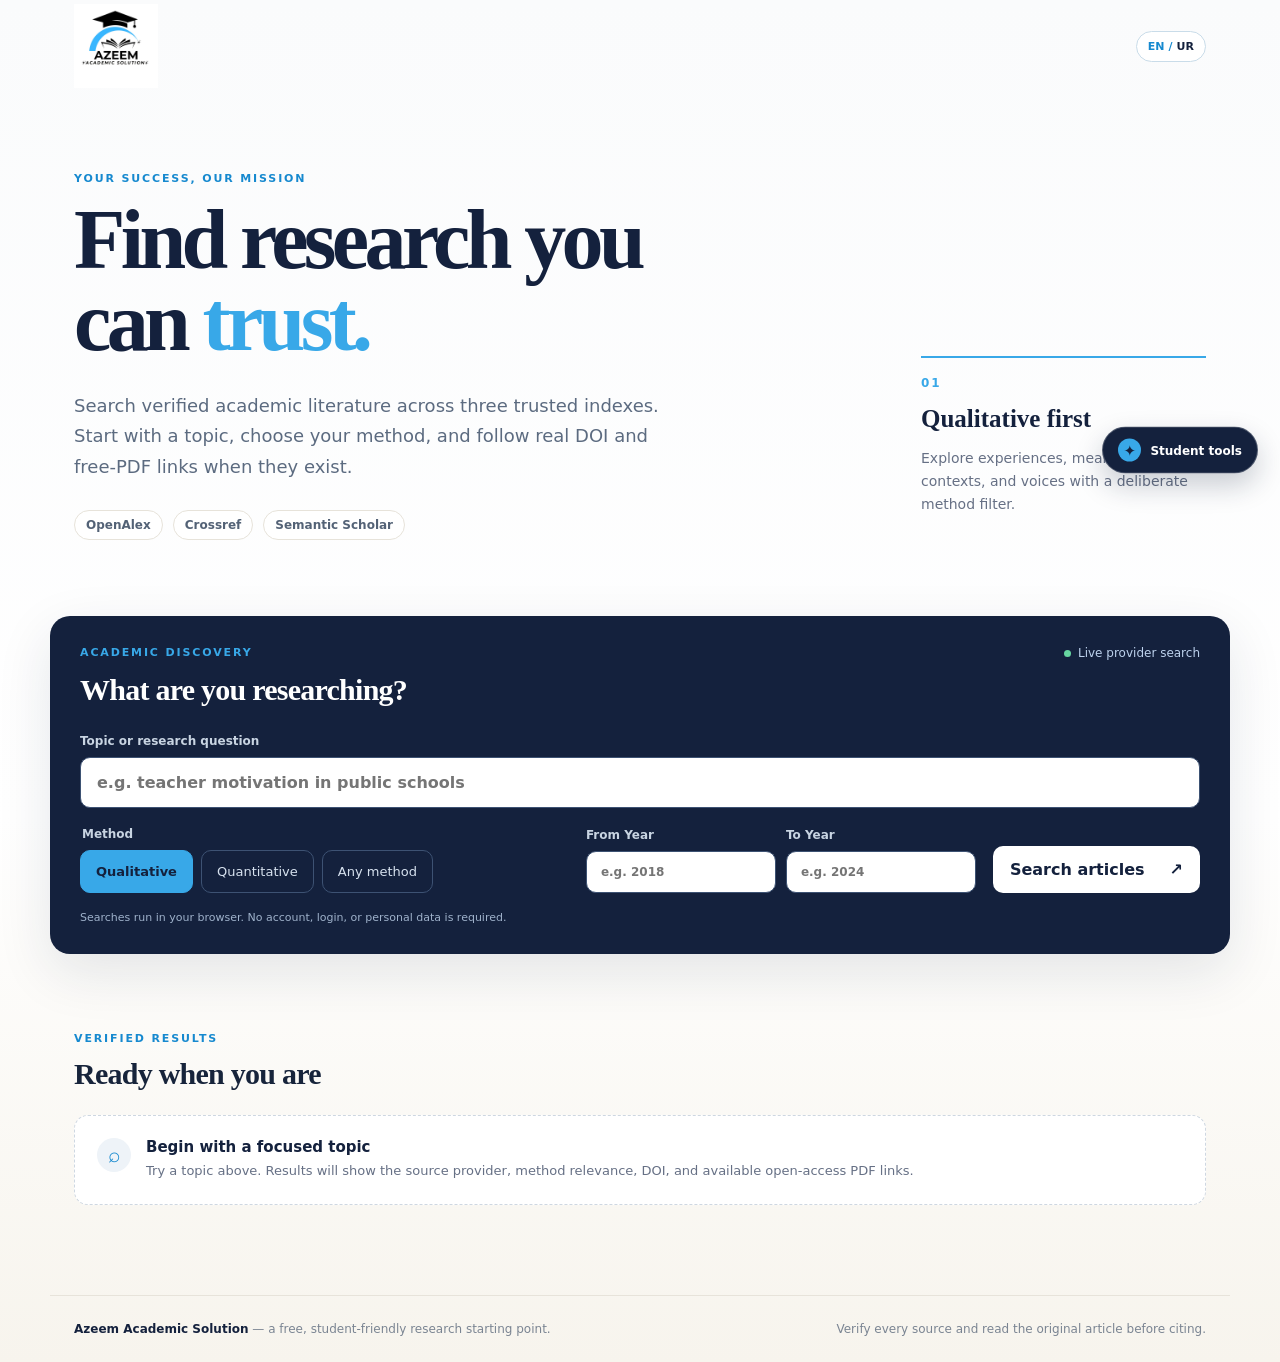
<file: index.html>
<!doctype html>
<html lang="en">
  <head>
    <meta name="google-site-verification" content="XqufRr87rA1XYACtvzDFihXVRk45pgaqSo12678m6W8" />
    <meta charset="UTF-8" />
    <meta name="viewport" content="width=device-width, initial-scale=1" />
    <meta name="theme-color" content="#14213d" />
    <meta name="description" content="Azeem Academic Solution helps students find verified qualitative and quantitative research articles from OpenAlex, Crossref, and Semantic Scholar." />
    <meta name="robots" content="index, follow" />
    <link rel="canonical" href="https://azeem-academic-solution.aezeyr7.workers.dev/" />
    <link rel="manifest" href="/manifest.webmanifest" />
    <link rel="apple-touch-icon" href="/assets/azeem-academic-solution-logo.jpeg" />
    <link rel="icon" type="image/jpeg" href="/assets/azeem-academic-solution-logo.jpeg" />
    <link rel="preconnect" href="https://api.openalex.org" />
    <link rel="preconnect" href="https://api.crossref.org" />
    <link rel="preconnect" href="https://api.semanticscholar.org" />
    <link rel="stylesheet" href="/styles.css" />
    <title>Azeem Academic Solution | Verified Research Article Finder</title>
    <script type="application/ld+json">
      {
        "@context": "https://schema.org",
        "@type": "WebApplication",
        "name": "Azeem Academic Solution",
        "url": "https://azeem-academic-solution.aezeyr7.workers.dev/",
        "applicationCategory": "EducationalApplication",
        "operatingSystem": "Any",
        "description": "A free research article finder for verified qualitative and quantitative academic sources."
      }
    </script>
  </head>
  <body>
    <header class="site-header">
      <a class="brand" href="/" aria-label="Azeem Academic Solution home">
        <img class="brand-logo" src="/assets/azeem-academic-solution-logo.jpeg" alt="Azeem Academic Solution" />
      </a>
      <div class="header-actions"><button class="language-toggle" id="languageToggle" type="button" aria-label="Switch language"><span>EN</span><span aria-hidden="true">/</span><strong>UR</strong></button><button class="install-button" id="installButton" type="button" hidden data-i18n="installApp">Install app</button></div>
    </header>

    <aside class="student-tools" aria-label="Student tools">
      <button class="tools-toggle" id="toolsToggle" type="button" aria-expanded="false" aria-controls="toolsPanel"><span class="tools-toggle-icon">✦</span><span data-i18n="studentTools">Student tools</span></button>
      <div class="tools-panel" id="toolsPanel" hidden>
        <p class="tools-panel-label" data-i18n="quickStudyDesk">Quick study desk</p>
        <button class="tool-button" type="button" data-tool="calculator"><span class="tool-icon">∑</span><span><strong data-i18n="scientificCalculator">Scientific Calculator</strong><small data-i18n="basicScientificMath">Basic and scientific math</small></span></button>
        <button class="tool-button" type="button" data-tool="gpa"><span class="tool-icon">◎</span><span><strong data-i18n="gpaCalculator">GPA Calculator</strong><small data-i18n="weightedGradeAverage">Weighted grade average</small></span></button>
        <button class="tool-button" type="button" data-tool="timer"><span class="tool-icon">◷</span><span><strong data-i18n="studyTimer">Study Timer</strong><small data-i18n="focusPauseResume">Focus, pause, resume</small></span></button>
        <button class="tool-button" type="button" data-tool="notes"><span class="tool-icon">✎</span><span><strong data-i18n="notes">Notes</strong><small data-i18n="savedOnDevice">Saved on this device</small></span></button>
      </div>
    </aside>

    <main>
      <section class="hero" aria-labelledby="page-title">
        <div class="hero-copy">
          <p class="eyebrow" data-i18n="tagline">YOUR SUCCESS, OUR MISSION</p>
          <h1 id="page-title"><span data-i18n="findResearch">Find research you can</span> <em data-i18n="trust">trust.</em></h1>
          <p class="lede" data-i18n="heroDescription">Search verified academic literature across three trusted indexes. Start with a topic, choose your method, and follow real DOI and free-PDF links when they exist.</p>
          <div class="trust-row" aria-label="Data sources">
            <span>OpenAlex</span><span>Crossref</span><span>Semantic Scholar</span>
          </div>
        </div>
        <div class="hero-note"><span class="note-number">01</span><strong data-i18n="qualitativeFirst">Qualitative first</strong><p data-i18n="qualitativeDescription">Explore experiences, meanings, contexts, and voices with a deliberate method filter.</p></div>
      </section>

      <section class="search-panel" aria-labelledby="search-title">
        <div class="panel-heading"><div><p class="eyebrow" data-i18n="academicDiscovery">ACADEMIC DISCOVERY</p><h2 id="search-title" data-i18n="whatResearching">What are you researching?</h2></div><span class="live-dot" data-i18n="liveProviderSearch">Live provider search</span></div>
        <form id="searchForm" class="search-form">
          <label class="topic-field"><span data-i18n="topicQuestion">Topic or research question</span><input id="topic" name="topic" type="search" required minlength="3" placeholder="e.g. teacher motivation in public schools" autocomplete="off" /></label>
          <div class="form-row">
            <fieldset><legend data-i18n="method">Method</legend><div class="method-options"><label><input type="radio" name="method" value="qualitative" checked /><span data-i18n="qualitative">Qualitative</span></label><label><input type="radio" name="method" value="quantitative" /><span data-i18n="quantitative">Quantitative</span></label><label><input type="radio" name="method" value="any" /><span data-i18n="anyMethod">Any method</span></label></div></fieldset>
            <div class="year-range" aria-label="Publication year range">
              <label class="year-field"><span data-i18n="fromYear">From Year</span><input id="fromYear" name="fromYear" type="number" min="1900" max="2100" placeholder="e.g. 2018" /></label>
              <label class="year-field"><span data-i18n="toYear">To Year</span><input id="toYear" name="toYear" type="number" min="1900" max="2100" placeholder="e.g. 2024" /></label>
            </div>
            <button class="search-button" type="submit"><span data-i18n="searchArticles">Search articles</span><span aria-hidden="true">↗</span></button>
          </div>
        </form>
        <p class="privacy-note" data-i18n="privacyNote">Searches run in your browser. No account, login, or personal data is required.</p>
      </section>

      <section class="results-section" aria-live="polite" aria-busy="false">
        <div class="results-heading"><div><p class="eyebrow" data-i18n="verifiedResults">VERIFIED RESULTS</p><h2 id="resultsTitle" data-i18n="readyWhenYouAre">Ready when you are</h2></div><span id="resultCount" class="result-count"></span></div>
        <div id="status" class="status-card"><span class="status-icon">⌕</span><div><strong data-i18n="beginFocusedTopic">Begin with a focused topic</strong><p data-i18n="resultsHelp">Try a topic above. Results will show the source provider, method relevance, DOI, and available open-access PDF links.</p></div></div>
        <div id="results" class="results-grid"></div>
      </section>
    </main>

    <div class="tool-modal" id="toolModal" role="dialog" aria-modal="true" aria-labelledby="toolModalTitle" hidden>
      <div class="tool-modal-backdrop" data-close-tool></div>
      <section class="tool-modal-card">
        <div class="tool-modal-header"><div><p class="eyebrow" id="toolModalEyebrow">STUDENT TOOL</p><h2 id="toolModalTitle">Student tool</h2></div><button class="modal-close" type="button" data-close-tool aria-label="Close student tool">×</button></div>
        <div class="tool-modal-content" id="toolContent"></div>
      </section>
    </div>

    <footer class="site-footer"><p><strong>Azeem Academic Solution</strong> — a free, student-friendly research starting point.</p><p>Verify every source and read the original article before citing.</p></footer>
    <script src="/app.js" defer></script>
  </body>
</html>
</file>
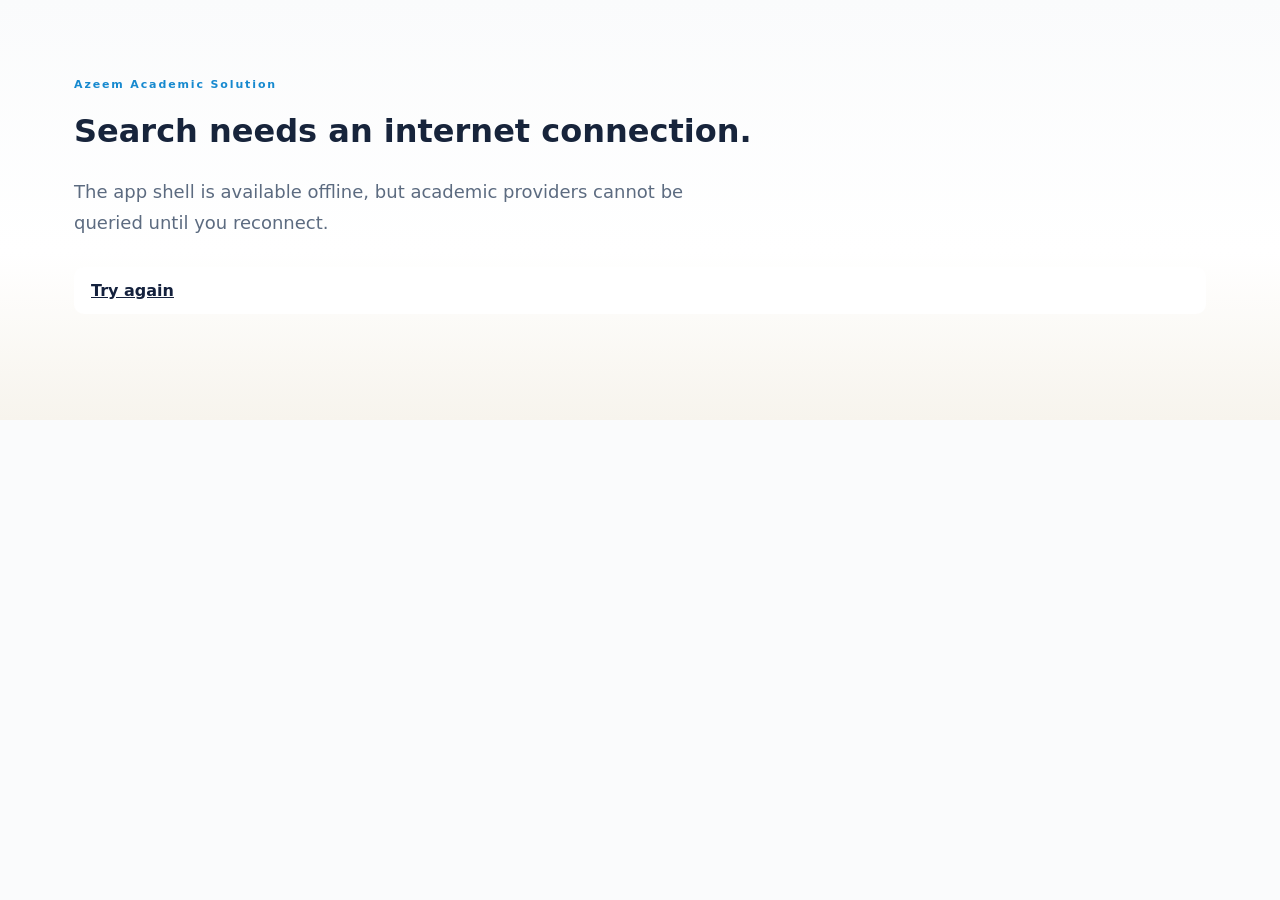
<file: offline.html>
<!doctype html><html lang="en"><head><meta charset="utf-8"><meta name="viewport" content="width=device-width,initial-scale=1"><meta name="theme-color" content="#14213d"><title>Offline | Azeem Academic Solution</title><link rel="stylesheet" href="/styles.css"></head><body><main class="results-section"><p class="eyebrow">Azeem Academic Solution</p><h1>Search needs an internet connection.</h1><p class="lede">The app shell is available offline, but academic providers cannot be queried until you reconnect.</p><p><a class="search-button" href="/">Try again</a></p></main></body></html>
</file>
<file: styles.css>
:root{--navy:#14213d;--ink:#17243b;--muted:#667085;--gold:#38a8e8;--cream:#f7f4ed;--paper:#fff;--line:#e7e3da;--blue:#1689cf;--shadow:0 18px 55px rgba(20,33,61,.11);font-family:Inter,ui-sans-serif,system-ui,-apple-system,BlinkMacSystemFont,"Segoe UI",sans-serif;color:var(--ink);background:#fafbfc}*{box-sizing:border-box}body{margin:0;min-width:320px;background:linear-gradient(180deg,#fafbfc 0,#fff 60%,#f7f4ed 100%)}button,input{font:inherit}.site-header{height:92px;max-width:1180px;margin:auto;padding:0 24px;display:flex;align-items:center;justify-content:space-between}.brand{display:flex;align-items:center;gap:11px;color:var(--navy);text-decoration:none}.brand-logo{display:block;width:270px;height:84px;object-fit:contain;object-position:left center}.header-actions{display:flex;align-items:center;gap:10px}.language-toggle{display:inline-flex;align-items:center;gap:4px;border:1px solid #c9dce9;border-radius:999px;padding:8px 11px;background:#fff;color:var(--blue);font-size:11px;font-weight:850;cursor:pointer}.language-toggle strong{color:var(--navy)}.language-toggle:hover{background:#eef8fd}.brand-mark{display:grid;place-items:center;width:40px;height:40px;border-radius:12px;background:var(--navy);color:#fff;font-family:Georgia,serif;font-size:24px;box-shadow:0 7px 14px rgba(20,33,61,.18)}.brand strong,.brand small{display:block}.brand strong{font-size:16px;letter-spacing:-.02em}.brand small{margin-top:2px;color:var(--gold);font-size:10px;font-weight:800;letter-spacing:.15em;text-transform:uppercase}.install-button{border:1px solid #c9d2df;background:#fff;color:var(--navy);padding:9px 14px;border-radius:999px;font-weight:750;cursor:pointer}.hero{max-width:1180px;margin:0 auto;padding:80px 24px 76px;display:grid;grid-template-columns:minmax(0,1fr) 285px;gap:70px;align-items:end}.eyebrow{margin:0 0 14px;color:var(--blue);font-size:11px;font-weight:850;letter-spacing:.17em}.hero h1{max-width:690px;margin:0;color:var(--navy);font:700 clamp(48px,7vw,84px)/.98 Georgia,"Times New Roman",serif;letter-spacing:-.055em}.hero h1 em{color:var(--gold);font-style:normal}.lede{max-width:620px;margin:27px 0 28px;color:#5c6b80;font-size:18px;line-height:1.7}.trust-row{display:flex;gap:10px;flex-wrap:wrap}.trust-row span{padding:7px 11px;border:1px solid var(--line);border-radius:99px;background:#fff;color:#536276;font-size:12px;font-weight:750}.hero-note{border-top:2px solid var(--gold);padding-top:18px;margin-bottom:10px}.note-number{display:block;color:var(--gold);font-size:12px;font-weight:850;letter-spacing:.15em}.hero-note strong{display:block;margin-top:15px;color:var(--navy);font:600 25px Georgia,serif}.hero-note p{color:var(--muted);line-height:1.65;font-size:14px}.search-panel{max-width:1180px;margin:0 auto;padding:30px;background:var(--navy);color:#fff;border-radius:20px;box-shadow:var(--shadow)}.panel-heading{display:flex;justify-content:space-between;gap:20px;align-items:flex-start}.panel-heading .eyebrow{color:#38a8e8}.panel-heading h2,.results-heading h2{margin:0;font:600 30px Georgia,serif;letter-spacing:-.025em}.live-dot{font-size:12px;color:#bdd2ed;white-space:nowrap}.live-dot:before{content:"";display:inline-block;width:7px;height:7px;margin-right:7px;border-radius:50%;background:#67d6a1}.search-form{margin-top:27px}.topic-field,.year-field{display:flex;flex-direction:column;gap:9px;color:#c8d4e2;font-size:12px;font-weight:750}.topic-field input,.year-field input{border:1px solid #3d5273;border-radius:10px;background:#fff;color:var(--ink);outline:none}.topic-field input{padding:15px 16px;font-size:16px}.year-field{min-width:190px}.year-field input{padding:13px 14px}.topic-field input:focus,.year-field input:focus{box-shadow:0 0 0 3px rgba(56,168,232,.35);border-color:var(--gold)}.form-row{display:flex;gap:17px;align-items:end;margin-top:19px}.year-range{display:grid;grid-template-columns:repeat(2,minmax(0,1fr));gap:10px;min-width:250px}fieldset{border:0;padding:0;margin:0;flex:1}legend{margin-bottom:9px;color:#c8d4e2;font-size:12px;font-weight:750}.method-options{display:flex;gap:8px;flex-wrap:wrap}.method-options label{cursor:pointer}.method-options input{position:absolute;opacity:0}.method-options span{display:block;padding:13px 15px;border:1px solid #3d5273;border-radius:10px;color:#d7e2ef;font-size:13px}.method-options input:checked+span{border-color:#38a8e8;background:#38a8e8;color:var(--navy);font-weight:800}.search-button{display:flex;justify-content:space-between;align-items:center;gap:25px;padding:14px 17px;min-width:154px;border:0;border-radius:10px;background:#fff;color:var(--navy);font-weight:850;cursor:pointer}.search-button:hover{background:#38a8e8}.privacy-note{margin:18px 0 0;color:#9fb2cb;font-size:11px}.results-section{max-width:1180px;margin:0 auto;padding:78px 24px 90px}.results-heading{display:flex;justify-content:space-between;align-items:end;gap:20px;margin-bottom:24px}.results-heading .eyebrow{margin-bottom:12px}.result-count{color:var(--muted);font-size:13px}.status-card{display:flex;gap:15px;align-items:flex-start;padding:22px;border:1px dashed #ced7e1;border-radius:14px;background:#fff;color:var(--muted)}.status-card strong{display:block;color:var(--navy);font-size:15px}.status-card p{margin:5px 0 0;font-size:13px;line-height:1.6}.status-icon{display:grid;place-items:center;width:34px;height:34px;flex:none;border-radius:50%;background:#eef3f8;color:var(--blue);font-size:21px}.results-grid{display:grid;grid-template-columns:repeat(2,minmax(0,1fr));gap:15px}.article-card{padding:22px;border:1px solid var(--line);border-radius:15px;background:#fff;box-shadow:0 5px 18px rgba(20,33,61,.04)}.article-top{display:flex;justify-content:space-between;gap:12px;align-items:start}.provider{color:var(--blue);font-size:10px;font-weight:850;letter-spacing:.13em;text-transform:uppercase}.method-badge{padding:4px 8px;border-radius:999px;background:#eef6f1;color:#267251;font-size:10px;font-weight:800}.article-card h3{margin:12px 0 9px;color:var(--navy);font:600 21px/1.2 Georgia,serif}.authors,.meta{margin:0;color:var(--muted);font-size:12px;line-height:1.55}.meta{margin-top:8px}.article-actions{display:flex;gap:8px;flex-wrap:wrap;margin-top:17px}.article-actions a{display:inline-flex;padding:8px 10px;border:1px solid #d4dce6;border-radius:8px;color:var(--blue);font-size:12px;font-weight:800;text-decoration:none}.article-actions a:hover{border-color:var(--blue);background:#f5f9fd}.article-actions a.primary{background:var(--navy);border-color:var(--navy);color:#fff}.site-footer{max-width:1180px;margin:auto;padding:24px;border-top:1px solid var(--line);display:flex;justify-content:space-between;gap:20px;color:#7a8492;font-size:12px}.site-footer p{margin:0;line-height:1.5}.site-footer strong{color:var(--navy)}@media(max-width:760px){.site-header{height:auto;min-height:92px;padding-top:9px;padding-bottom:9px}.brand-logo{width:210px;height:68px}.header-actions{gap:6px}.language-toggle{padding:7px 8px}.hero{display:block;padding-top:52px;padding-bottom:48px}.hero-note{margin-top:45px}.search-panel{border-radius:0;padding:27px 20px}.form-row{display:block}.year-range{margin-top:17px;min-width:0}.year-field{margin-top:0}.search-button{width:100%;margin-top:17px}.results-section{padding-top:55px}.results-heading{display:block}.result-count{display:block;margin-top:10px}.results-grid{grid-template-columns:1fr}.site-footer{display:block}.site-footer p+p{margin-top:7px}.panel-heading{display:block}.live-dot{display:block;margin-top:15px}}

/* Offline student tools */
.student-tools{position:fixed;right:22px;top:50%;z-index:20;transform:translateY(-50%);display:flex;flex-direction:column;align-items:flex-end;gap:10px}.tools-toggle{display:flex;align-items:center;gap:9px;border:1px solid rgba(255,255,255,.24);border-radius:999px;padding:11px 15px;background:var(--navy);color:#fff;box-shadow:0 12px 28px rgba(20,33,61,.22);font-size:12px;font-weight:800;cursor:pointer;transition:transform .18s ease,background .18s ease}.tools-toggle:hover{background:#203359;transform:translateY(-2px)}.tools-toggle-icon{display:grid;place-items:center;width:23px;height:23px;border-radius:50%;background:var(--gold);color:var(--navy);font-size:15px}.tools-panel{width:265px;padding:13px;border:1px solid rgba(20,33,61,.12);border-radius:16px;background:rgba(255,255,255,.98);box-shadow:0 18px 50px rgba(20,33,61,.2);animation:tools-in .18s ease-out}.tools-panel-label{margin:2px 8px 9px;color:var(--blue);font-size:10px;font-weight:850;letter-spacing:.15em;text-transform:uppercase}.tool-button{display:flex;width:100%;align-items:center;gap:11px;padding:11px 9px;border:0;border-radius:11px;background:transparent;color:var(--navy);text-align:left;cursor:pointer;transition:background .16s ease,transform .16s ease}.tool-button:hover{background:#f3f7fb;transform:translateX(-2px)}.tool-icon{display:grid;place-items:center;width:34px;height:34px;flex:none;border-radius:10px;background:#edf4f9;color:var(--blue);font-size:20px;font-family:Georgia,serif}.tool-button strong,.tool-button small{display:block}.tool-button strong{font-size:12px}.tool-button small{margin-top:3px;color:var(--muted);font-size:10px}.tool-modal{position:fixed;inset:0;z-index:40;display:grid;place-items:center;padding:20px}.tool-modal[hidden],.tools-panel[hidden]{display:none}.tool-modal-backdrop{position:absolute;inset:0;background:rgba(10,19,35,.56);backdrop-filter:blur(3px)}.tool-modal-card{position:relative;width:min(560px,100%);max-height:min(720px,calc(100vh - 40px));overflow:auto;border:1px solid rgba(20,33,61,.12);border-radius:19px;background:#fff;box-shadow:0 25px 80px rgba(10,19,35,.3);animation:modal-in .2s ease-out}.tool-modal-header{display:flex;align-items:flex-start;justify-content:space-between;gap:20px;padding:22px 24px 16px;border-bottom:1px solid var(--line)}.tool-modal-header .eyebrow{margin-bottom:7px}.tool-modal-header h2{margin:0;color:var(--navy);font:600 28px Georgia,serif}.modal-close{width:34px;height:34px;border:0;border-radius:50%;background:#f1f4f7;color:var(--navy);font-size:25px;line-height:1;cursor:pointer}.modal-close:hover{background:#e5edf3}.tool-modal-content{padding:22px 24px 26px}.tool-form-grid{display:grid;grid-template-columns:1fr 1fr;gap:13px}.tool-label{display:flex;flex-direction:column;gap:7px;color:#536276;font-size:12px;font-weight:750}.tool-label.full{grid-column:1/-1}.tool-input,.tool-textarea,.note-input{width:100%;border:1px solid #d4dfe7;border-radius:9px;background:#fff;color:var(--ink);padding:10px 11px;outline:none}.tool-textarea,.note-input{min-height:95px;resize:vertical}.tool-input:focus,.tool-textarea:focus,.note-input:focus{border-color:var(--blue);box-shadow:0 0 0 3px rgba(43,99,164,.12)}.tool-primary,.tool-secondary,.tool-danger{border:0;border-radius:9px;padding:10px 13px;font-size:12px;font-weight:800;cursor:pointer}.tool-primary{background:var(--navy);color:#fff}.tool-primary:hover{background:#203359}.tool-secondary{border:1px solid #d4dfe7;background:#fff;color:var(--navy)}.tool-danger{background:#fff1f1;color:#a33d3d}.tool-actions{display:flex;gap:8px;flex-wrap:wrap;align-items:center;margin-top:15px}.tool-feedback{min-height:19px;margin:12px 0 0;color:var(--blue);font-size:12px}.calc-display{display:block;width:100%;min-height:54px;padding:11px 13px;border:1px solid #d4dfe7;border-radius:10px;background:#f8fafc;color:var(--navy);font:600 24px/1.3 ui-monospace,SFMono-Regular,Menlo,monospace;text-align:right;overflow:auto}.calc-hint{margin:8px 0 13px;color:var(--muted);font-size:11px}.calc-grid{display:grid;grid-template-columns:repeat(5,1fr);gap:7px}.calc-key{min-height:38px;border:1px solid #dbe5ec;border-radius:8px;background:#f8fafc;color:var(--navy);font-weight:750;cursor:pointer}.calc-key:hover{border-color:var(--blue);background:#eef7fc}.calc-key.function{color:var(--blue)}.calc-key.equals{background:var(--navy);color:#fff}.calc-key.wide{grid-column:span 2}.gpa-table{width:100%;border-collapse:collapse}.gpa-table th{padding:0 5px 8px;color:var(--muted);font-size:10px;text-align:left;text-transform:uppercase;letter-spacing:.06em}.gpa-table td{padding:4px}.gpa-table td:first-child{padding-left:0}.gpa-table input{width:100%;padding:9px;border:1px solid #d4dfe7;border-radius:7px;outline:none}.gpa-table input:focus{border-color:var(--blue)}.gpa-remove{border:0;background:transparent;color:#a33d3d;font-size:18px;cursor:pointer}.gpa-result{margin-top:15px;padding:14px;border-radius:11px;background:#f1f7fb;color:var(--navy);font-size:14px}.gpa-result strong{font-size:24px}.timer-wrap{text-align:center}.timer-display{margin:8px 0 18px;color:var(--navy);font:700 clamp(54px,14vw,86px)/1 ui-monospace,SFMono-Regular,Menlo,monospace;letter-spacing:-.08em}.timer-status{margin:0;color:var(--muted);font-size:12px}.timer-settings{display:flex;justify-content:center;gap:8px;align-items:end}.timer-settings .tool-label{width:120px;text-align:left}.note-editor{display:grid;gap:10px}.note-toolbar{display:flex;justify-content:space-between;align-items:center;gap:10px;margin-bottom:13px}.note-toolbar p{margin:0;color:var(--muted);font-size:12px}.notes-list{display:grid;gap:9px;max-height:260px;overflow:auto;margin-top:16px}.note-card{padding:12px 13px;border:1px solid var(--line);border-radius:10px;background:#fbfcfd}.note-card-head{display:flex;justify-content:space-between;gap:10px;align-items:start}.note-card h3{margin:0;color:var(--navy);font-size:14px}.note-card p{margin:7px 0 0;color:var(--muted);font-size:12px;line-height:1.5;white-space:pre-wrap}.note-date{margin-top:9px;color:#99a4b0;font-size:10px}.note-empty{padding:18px;border:1px dashed #d4dfe7;border-radius:10px;color:var(--muted);font-size:12px;text-align:center}@keyframes tools-in{from{opacity:0;transform:translateY(5px)}to{opacity:1;transform:translateY(0)}}@keyframes modal-in{from{opacity:0;transform:translateY(10px) scale(.98)}to{opacity:1;transform:translateY(0) scale(1)}}@media(max-width:760px){.student-tools{right:12px;top:88px;bottom:auto;transform:none;align-items:stretch}.tools-toggle{justify-content:center;padding:10px 13px}.tools-toggle span:nth-child(2){font-size:11px}.tools-panel{position:absolute;right:0;top:49px;bottom:auto;width:min(265px,calc(100vw - 24px))}.tool-modal{padding:10px}.tool-modal-card{max-height:calc(100vh - 20px);border-radius:15px}.tool-modal-header{padding:18px 18px 13px}.tool-modal-content{padding:17px 18px 20px}.tool-form-grid{grid-template-columns:1fr}.tool-label.full{grid-column:auto}.calc-grid{gap:5px}.calc-key{min-height:36px}.site-footer{padding-bottom:100px}}
@media(prefers-reduced-motion:reduce){.tools-panel,.tool-modal-card{animation:none}.tools-toggle,.tool-button{transition:none}}

[dir="rtl"]{font-family:Tahoma,"Noto Nastaliq Urdu",Arial,sans-serif}[dir="rtl"] .brand-logo{object-position:right center}[dir="rtl"] .panel-heading,[dir="rtl"] .results-heading,[dir="rtl"] .tool-modal-header{direction:rtl}[dir="rtl"] .tools-panel,[dir="rtl"] .tool-modal-content{text-align:right}[dir="rtl"] .tool-button{text-align:right}[dir="rtl"] .student-tools{left:22px;right:auto;align-items:flex-start}[dir="rtl"] .article-top,[dir="rtl"] .article-actions{direction:rtl}@media(max-width:760px){[dir="rtl"] .student-tools{left:12px;right:auto}}
</file>
